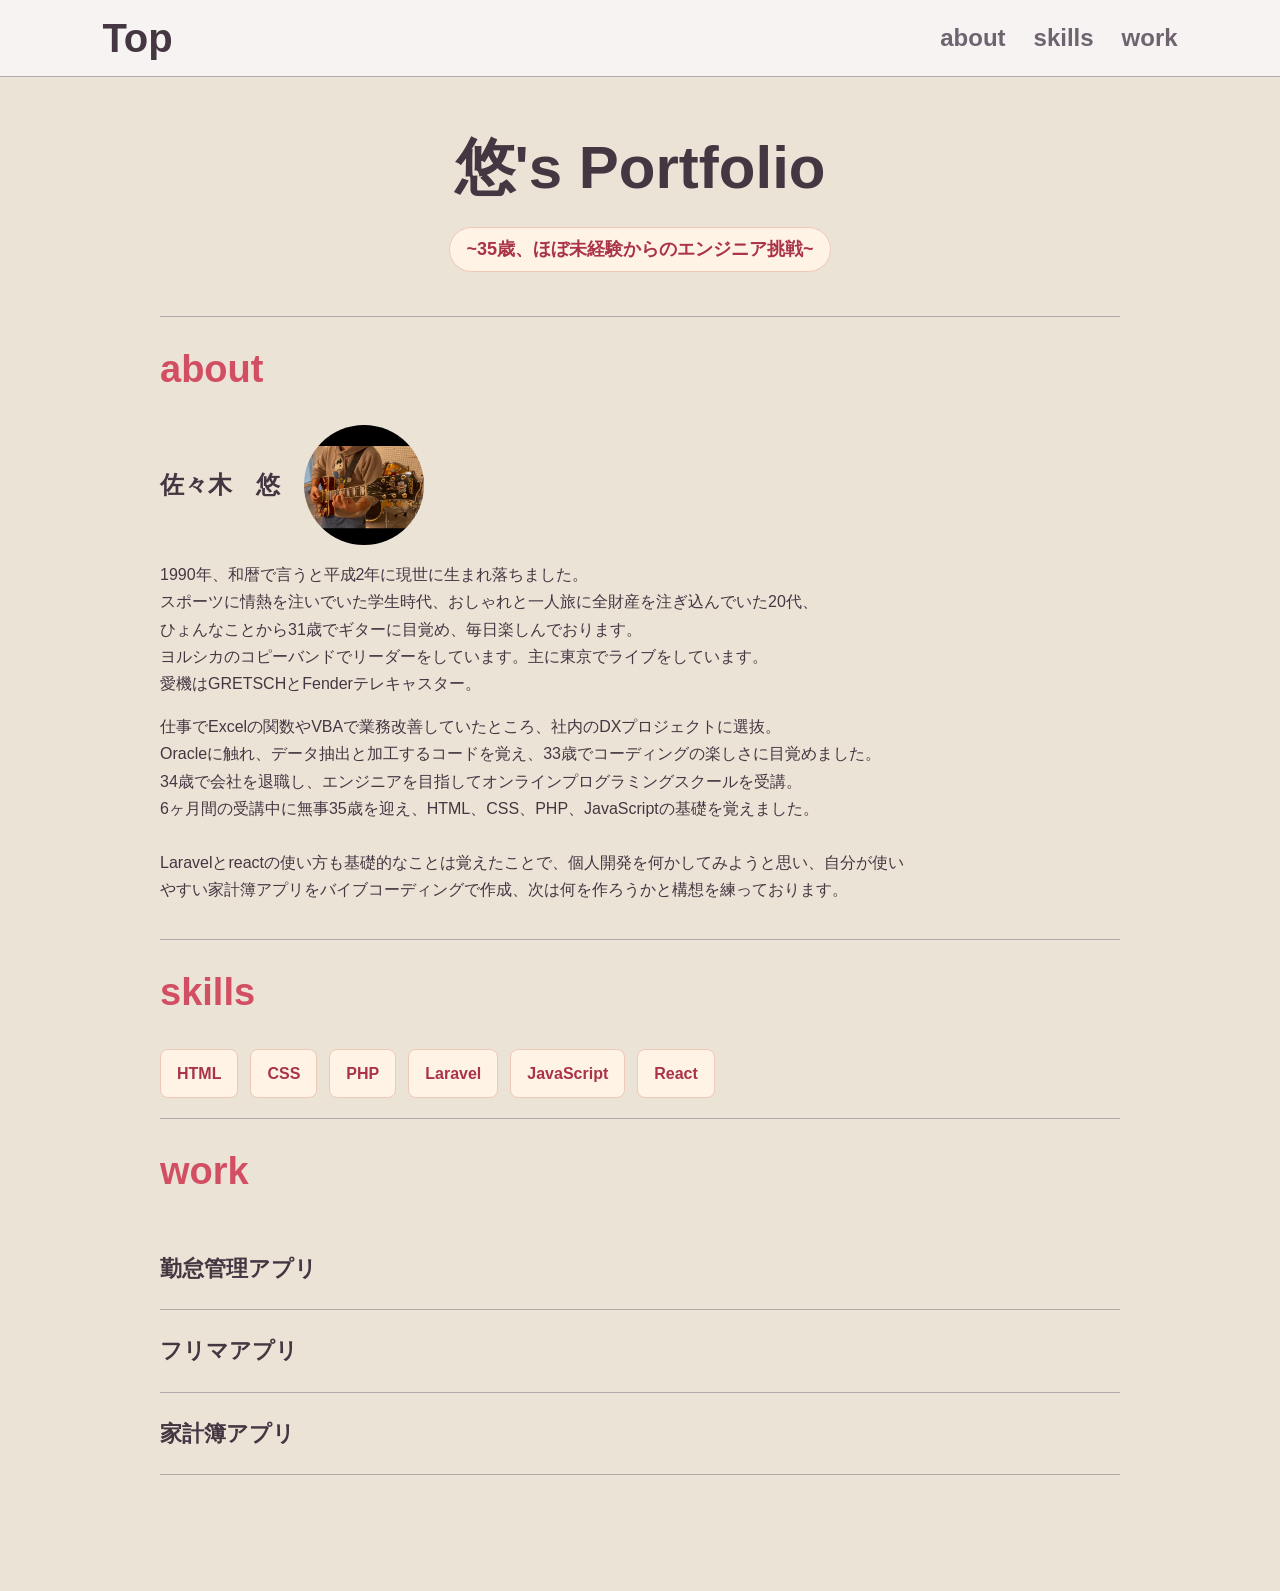
<file: index.html>
<!doctype html>
<html lang="ja">
  <head>
    <meta charset="UTF-8" />
    <meta name="viewport" content="width=device-width, initial-scale=1.0" />
    <title>Portfolio</title>
    <link rel="stylesheet" href="./css/sanitize.css" />
    <link rel="stylesheet" href="./css/common.css" />
    <link rel="stylesheet" href="./css/style.css" />
  </head>
  <body>
    <header class="header">
      <a class="linkHome" href="index.html">Top</a>
      <nav class="headerNav">
        <a class="headerNavLink" href="#about">about</a>
        <a class="headerNavLink" href="#skills">skills</a>
        <a class="headerNavLink" href="#work">work</a>
      </nav>
    </header>

    <main class="main">
      <h1 class="mainTitle">悠's Portfolio</h1>
      <p class="mainText">~35歳、ほぼ未経験からのエンジニア挑戦~</p>
      <section id="about" class="sectionAbout">
        <h2 class="sectionTitle">about</h2>
        <div class="profileBox">
          <p class="nameText">佐々木　悠</p>
          <img
            class="profileImage"
            src="./img/profile.jpeg"
            alt="佐々木 悠のプロフィール画像"
          />
        </div>
        <p class="aboutExplain">
          1990年、和暦で言うと平成2年に現世に生まれ落ちました。<br />
          スポーツに情熱を注いでいた学生時代、おしゃれと一人旅に全財産を注ぎ込んでいた20代、<br />
          ひょんなことから31歳でギターに目覚め、毎日楽しんでおります。<br />
          ヨルシカのコピーバンドでリーダーをしています。主に東京でライブをしています。<br>
          愛機はGRETSCHとFenderテレキャスター。
        </p>
        <p class="aboutExplain">
          仕事でExcelの関数やVBAで業務改善していたところ、社内のDXプロジェクトに選抜。<br>
          Oracleに触れ、データ抽出と加工するコードを覚え、33歳でコーディングの楽しさに目覚めました。<br />
          34歳で会社を退職し、エンジニアを目指してオンラインプログラミングスクールを受講。<br />
          6ヶ月間の受講中に無事35歳を迎え、HTML、CSS、PHP、JavaScriptの基礎を覚えました。<br />
          <br />Laravelとreactの使い方も基礎的なことは覚えたことで、個人開発を何かしてみようと思い、自分が使いやすい家計簿アプリをバイブコーディングで作成、次は何を作ろうかと構想を練っております。
        </p>
      </section>

      <section id="skills" class="sectionSkills">
        <h2 class="sectionTitle">skills</h2>
        <div class="skillsBody">
          <ul class="skillList">
            <li class="skillItem">HTML</li>
            <li class="skillItem">CSS</li>
            <li class="skillItem">PHP</li>
            <li class="skillItem">Laravel</li>
            <li class="skillItem">JavaScript</li>
            <li class="skillItem">React</li>
          </ul>
        </div>
      </section>

      <section id="work" class="sectionWork">
        <h2 class="sectionTitle">work</h2>
        <div class="workItem">
          <a class="workLink" href="attendance.html">
            <h3 class="workTitle">勤怠管理アプリ</h3>
          </a>
        </div>
        <div class="workItem">
          <a class="workLink" href="freamarket.html">
            <h3 class="workTitle">フリマアプリ</h3>
          </a>
        </div>
        <div class="workItem">
          <a class="workLink" href="finance.html">
            <h3 class="workTitle">家計簿アプリ</h3>
          </a>
        </div>
      </section>
    </main>
  </body>
</html>
</file>
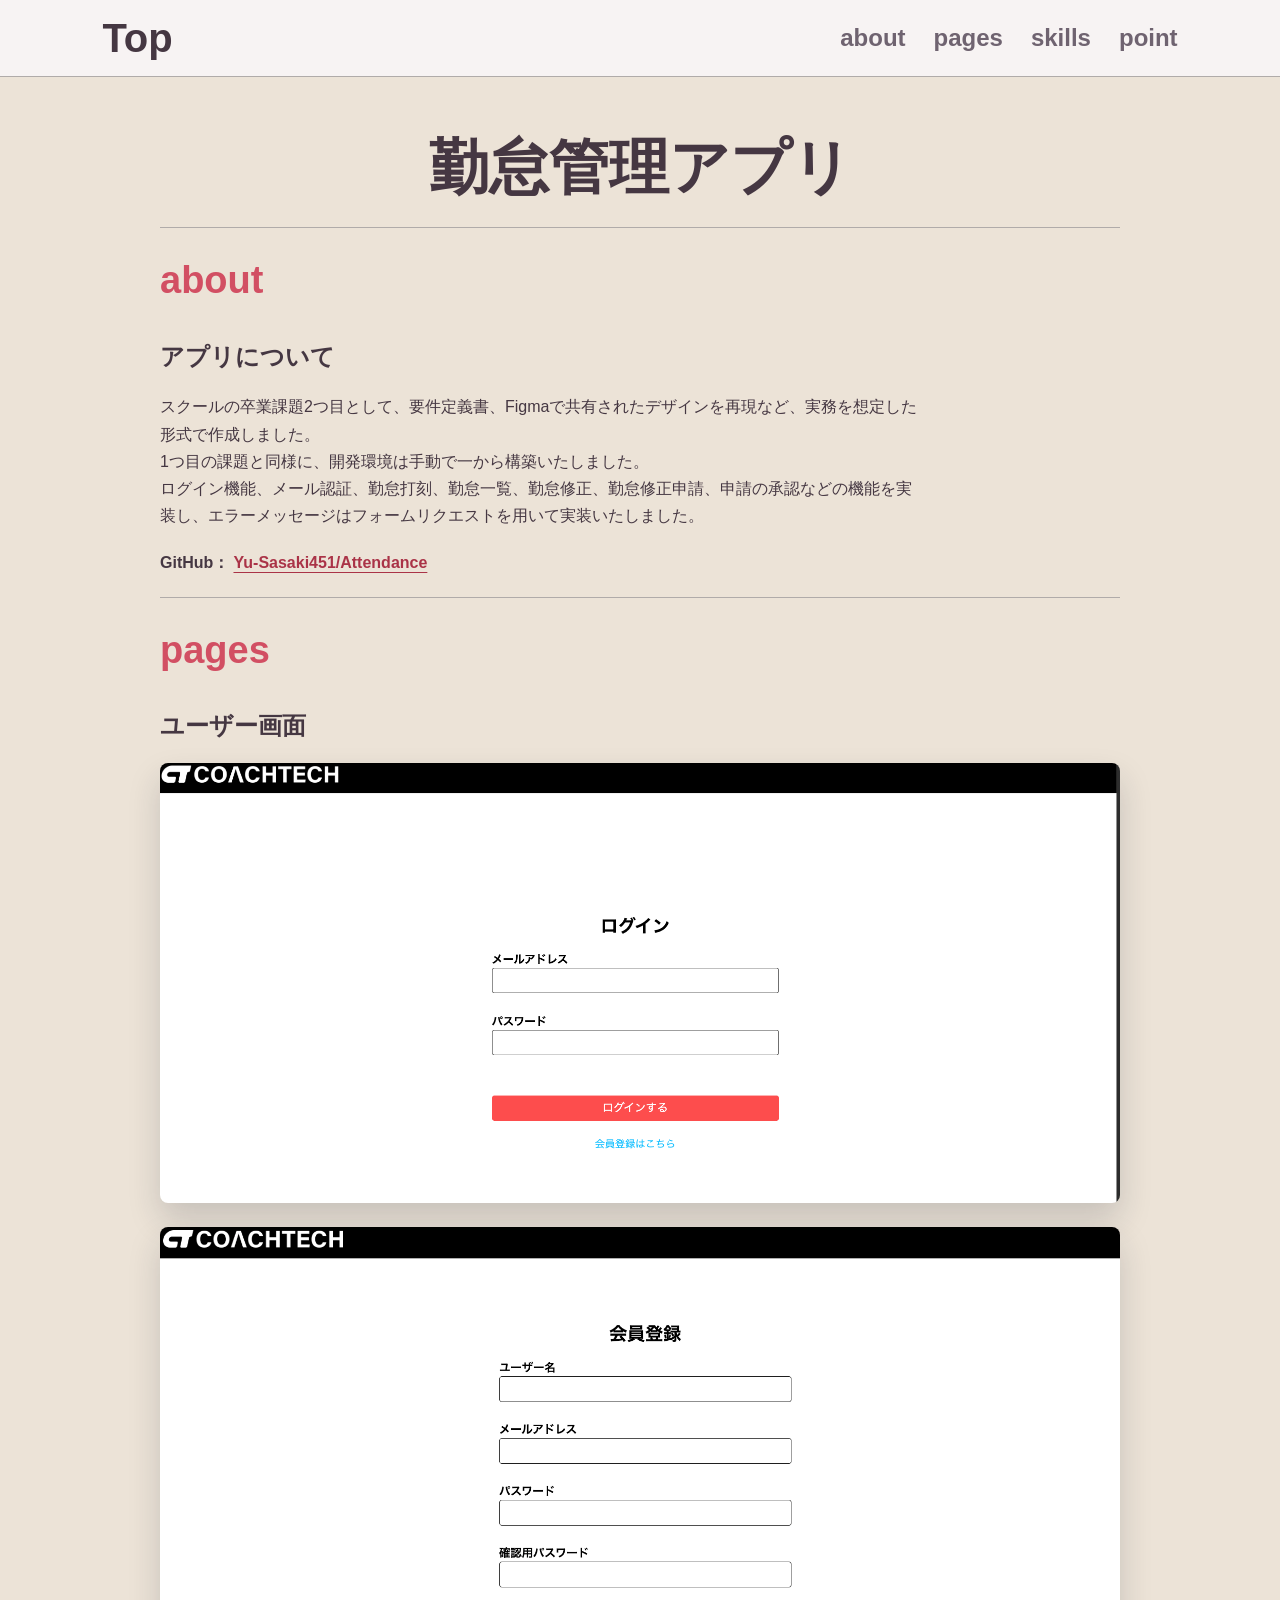
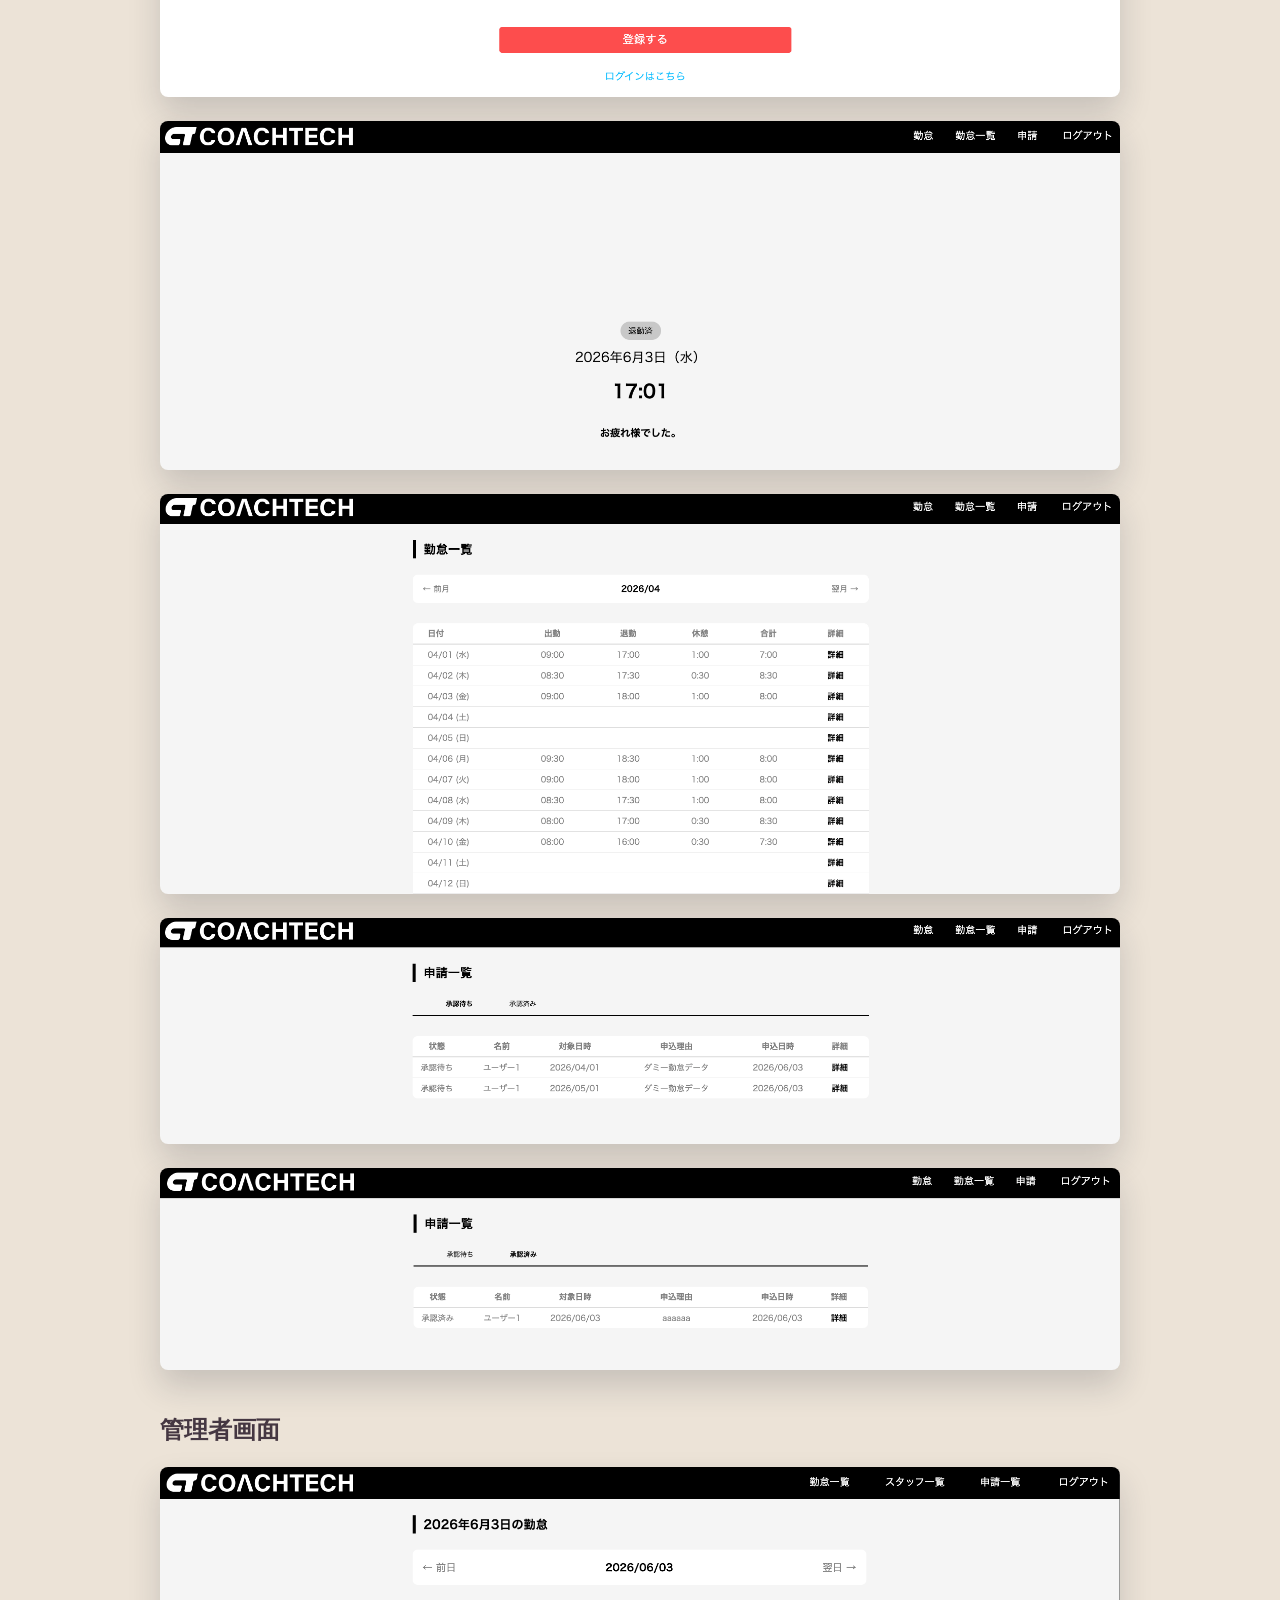
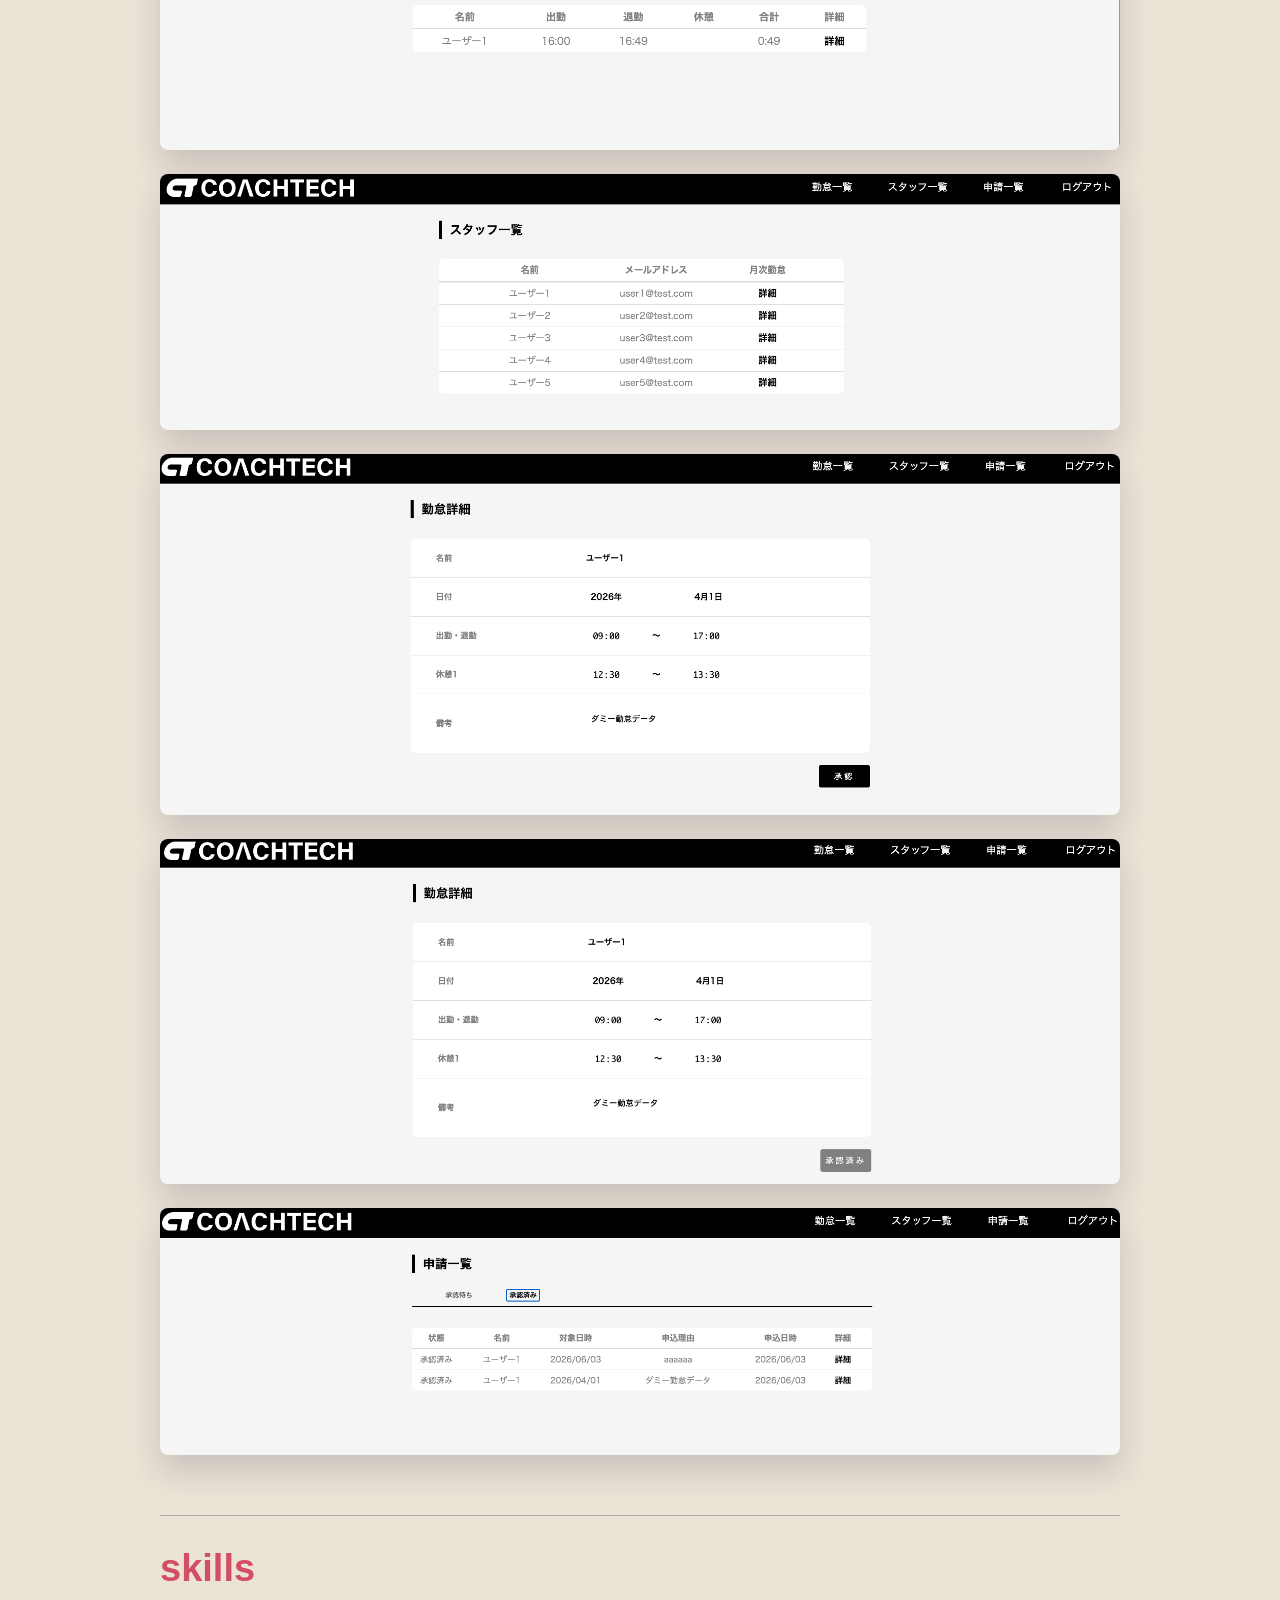
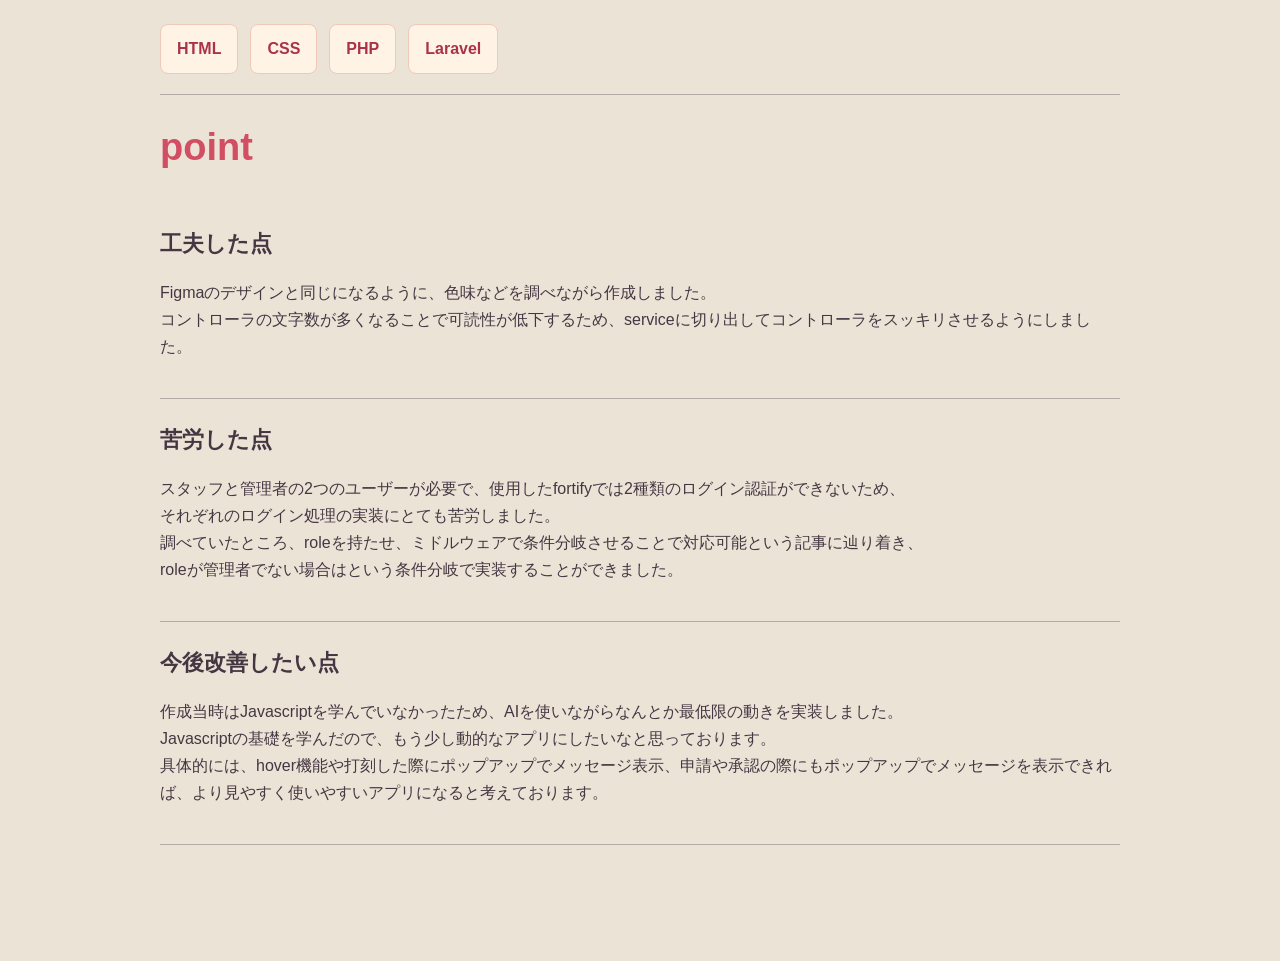
<file: attendance.html>
<!doctype html>
<html lang="ja">
  <head>
    <meta charset="UTF-8" />
    <meta name="viewport" content="width=device-width, initial-scale=1.0" />
    <title>勤怠管理アプリ | Portfolio</title>
    <link rel="stylesheet" href="./css/sanitize.css" />
    <link rel="stylesheet" href="./css/common.css" />
    <link rel="stylesheet" href="./css/style.css" />
  </head>
  <body>
    <header class="header">
      <a class="linkHome" href="index.html">Top</a>
      <nav class="headerNav">
        <a class="headerNavLink" href="#about">about</a>
        <a class="headerNavLink" href="#screenshots">pages</a>
        <a class="headerNavLink" href="#skills">skills</a>
        <a class="headerNavLink" href="#point">point</a>
      </nav>
    </header>

    <main class="main">
      <h1 class="mainTitle">勤怠管理アプリ</h1>

      <section id="about" class="sectionAbout">
        <h2 class="sectionTitle">about</h2>
        <p class="nameText">アプリについて</p>
        <p class="aboutExplain">
          スクールの卒業課題2つ目として、要件定義書、Figmaで共有されたデザインを再現など、実務を想定した形式で作成しました。<br />
          1つ目の課題と同様に、開発環境は手動で一から構築いたしました。<br>
          ログイン機能、メール認証、勤怠打刻、勤怠一覧、勤怠修正、勤怠修正申請、申請の承認などの機能を実装し、エラーメッセージはフォームリクエストを用いて実装いたしました。
        </p>
        <p class="githubText">
          GitHub：
          <a
            class="githubLink"
            href="https://github.com/Yu-Sasaki451/Attendance"
            target="_blank"
            rel="noopener noreferrer"
          >
            Yu-Sasaki451/Attendance
          </a>
        </p>
      </section>

      <section id="screenshots" class="sectionScreenshots">
        <h2 class="sectionTitle">pages</h2>
        <div class="appScreenshotGroup">
          <h3 class="screenshotTitle">ユーザー画面</h3>
          <div class="appScreenshotList">
            <img
              class="appScreenshot"
              src="./img/attendance/ログイン.png"
              alt="ログイン画面"
            />
            <img
              class="appScreenshot"
              src="./img/attendance/会員登録.png"
              alt="会員登録画面"
            />
            <img
              class="appScreenshot"
              src="./img/attendance/ユーザー打刻.png"
              alt="勤怠管理アプリのユーザー打刻画面"
            />
            <img
              class="appScreenshot"
              src="./img/attendance/ユーザー勤怠一覧.png"
              alt="勤怠管理アプリのユーザー勤怠一覧画面"
            />
            <img
              class="appScreenshot"
              src="./img/attendance/ユーザー申請一覧.png"
              alt="勤怠管理アプリのユーザー申請一覧画面"
            />
            <img
              class="appScreenshot"
              src="./img/attendance/ユーザー承認一覧.png"
              alt="勤怠管理アプリのユーザー承認一覧画面"
            />
          </div>
        </div>

        <div class="appScreenshotGroup">
          <h3 class="screenshotTitle">管理者画面</h3>
          <div class="appScreenshotList">
            <img
              class="appScreenshot"
              src="./img/attendance/管理者勤怠一覧.png"
              alt="勤怠管理アプリの管理者勤怠一覧画面"
            />
            <img
              class="appScreenshot"
              src="./img/attendance/管理者スタッフ一覧.png"
              alt="勤怠管理アプリの管理者スタッフ一覧画面"
            />
            <img
              class="appScreenshot"
              src="./img/attendance/管理者修正承認.png"
              alt="勤怠管理アプリの管理者修正承認画面"
            />
            <img
              class="appScreenshot"
              src="./img/attendance/管理者承認済み.png"
              alt="勤怠管理アプリの管理者承認済み画面"
            />
            <img
              class="appScreenshot"
              src="./img/attendance/管理者承認済み一覧.png"
              alt="勤怠管理アプリの管理者承認済み一覧画面"
            />
          </div>
        </div>
      </section>

      <section id="skills" class="sectionSkills">
        <h2 class="sectionTitle">skills</h2>
        <div class="skillsBody">
          <ul class="skillList">
            <li class="skillItem">HTML</li>
            <li class="skillItem">CSS</li>
            <li class="skillItem">PHP</li>
            <li class="skillItem">Laravel</li>
          </ul>
        </div>
      </section>

      <section id="point" class="sectionWork">
        <h2 class="sectionTitle">point</h2>
        <div class="workItem">
          <h3 class="workTitle">工夫した点</h3>
          <p>
            Figmaのデザインと同じになるように、色味などを調べながら作成しました。<br />
            コントローラの文字数が多くなることで可読性が低下するため、serviceに切り出してコントローラをスッキリさせるようにしました。
          </p>
        </div>
        <div class="workItem">
          <h3 class="workTitle">苦労した点</h3>
          <p>
            スタッフと管理者の2つのユーザーが必要で、使用したfortifyでは2種類のログイン認証ができないため、<br />
            それぞれのログイン処理の実装にとても苦労しました。<br />
            調べていたところ、roleを持たせ、ミドルウェアで条件分岐させることで対応可能という記事に辿り着き、<br />
            roleが管理者でない場合はという条件分岐で実装することができました。
          </p>
        </div>
        <div class="workItem">
          <h3 class="workTitle">今後改善したい点</h3>
          <p>
            作成当時はJavascriptを学んでいなかったため、AIを使いながらなんとか最低限の動きを実装しました。<br />
            Javascriptの基礎を学んだので、もう少し動的なアプリにしたいなと思っております。<br />
            具体的には、hover機能や打刻した際にポップアップでメッセージ表示、申請や承認の際にもポップアップでメッセージを表示できれば、より見やすく使いやすいアプリになると考えております。
          </p>
        </div>
      </section>
    </main>
  </body>
</html>
</file>
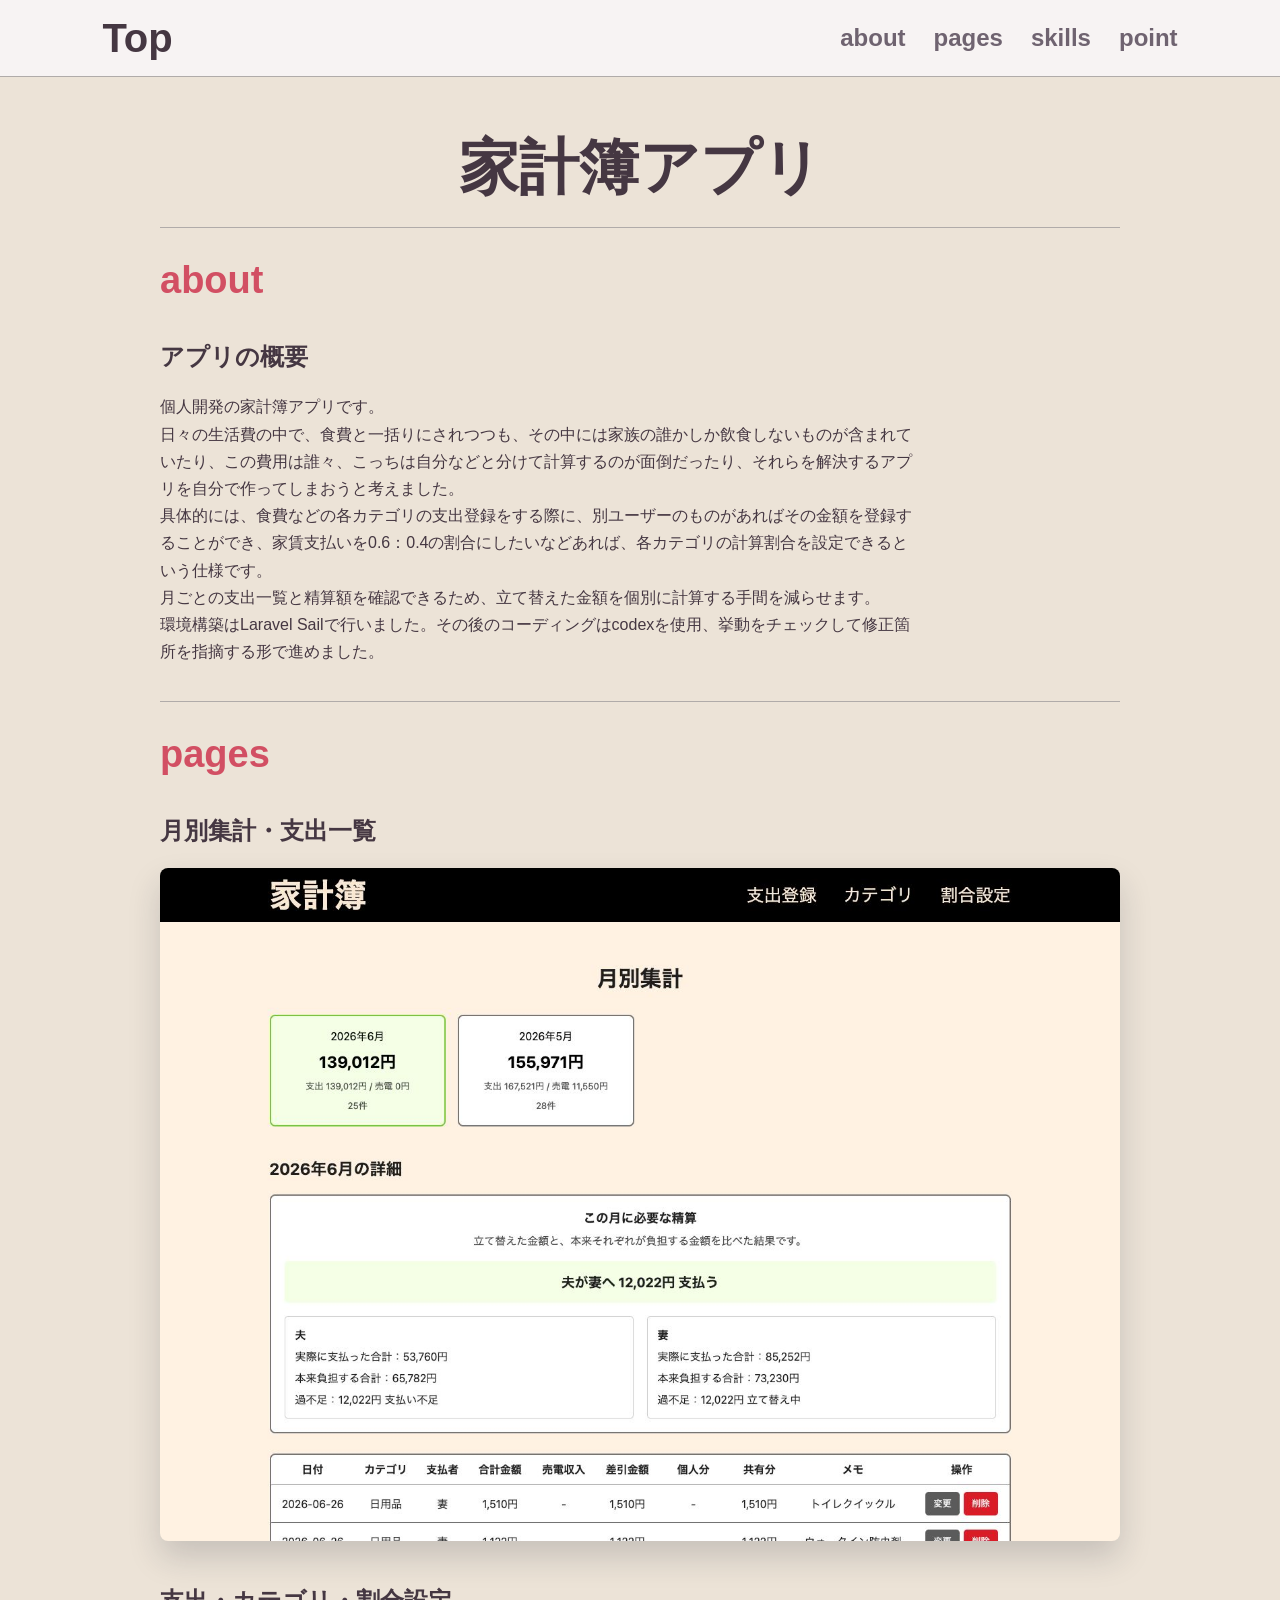
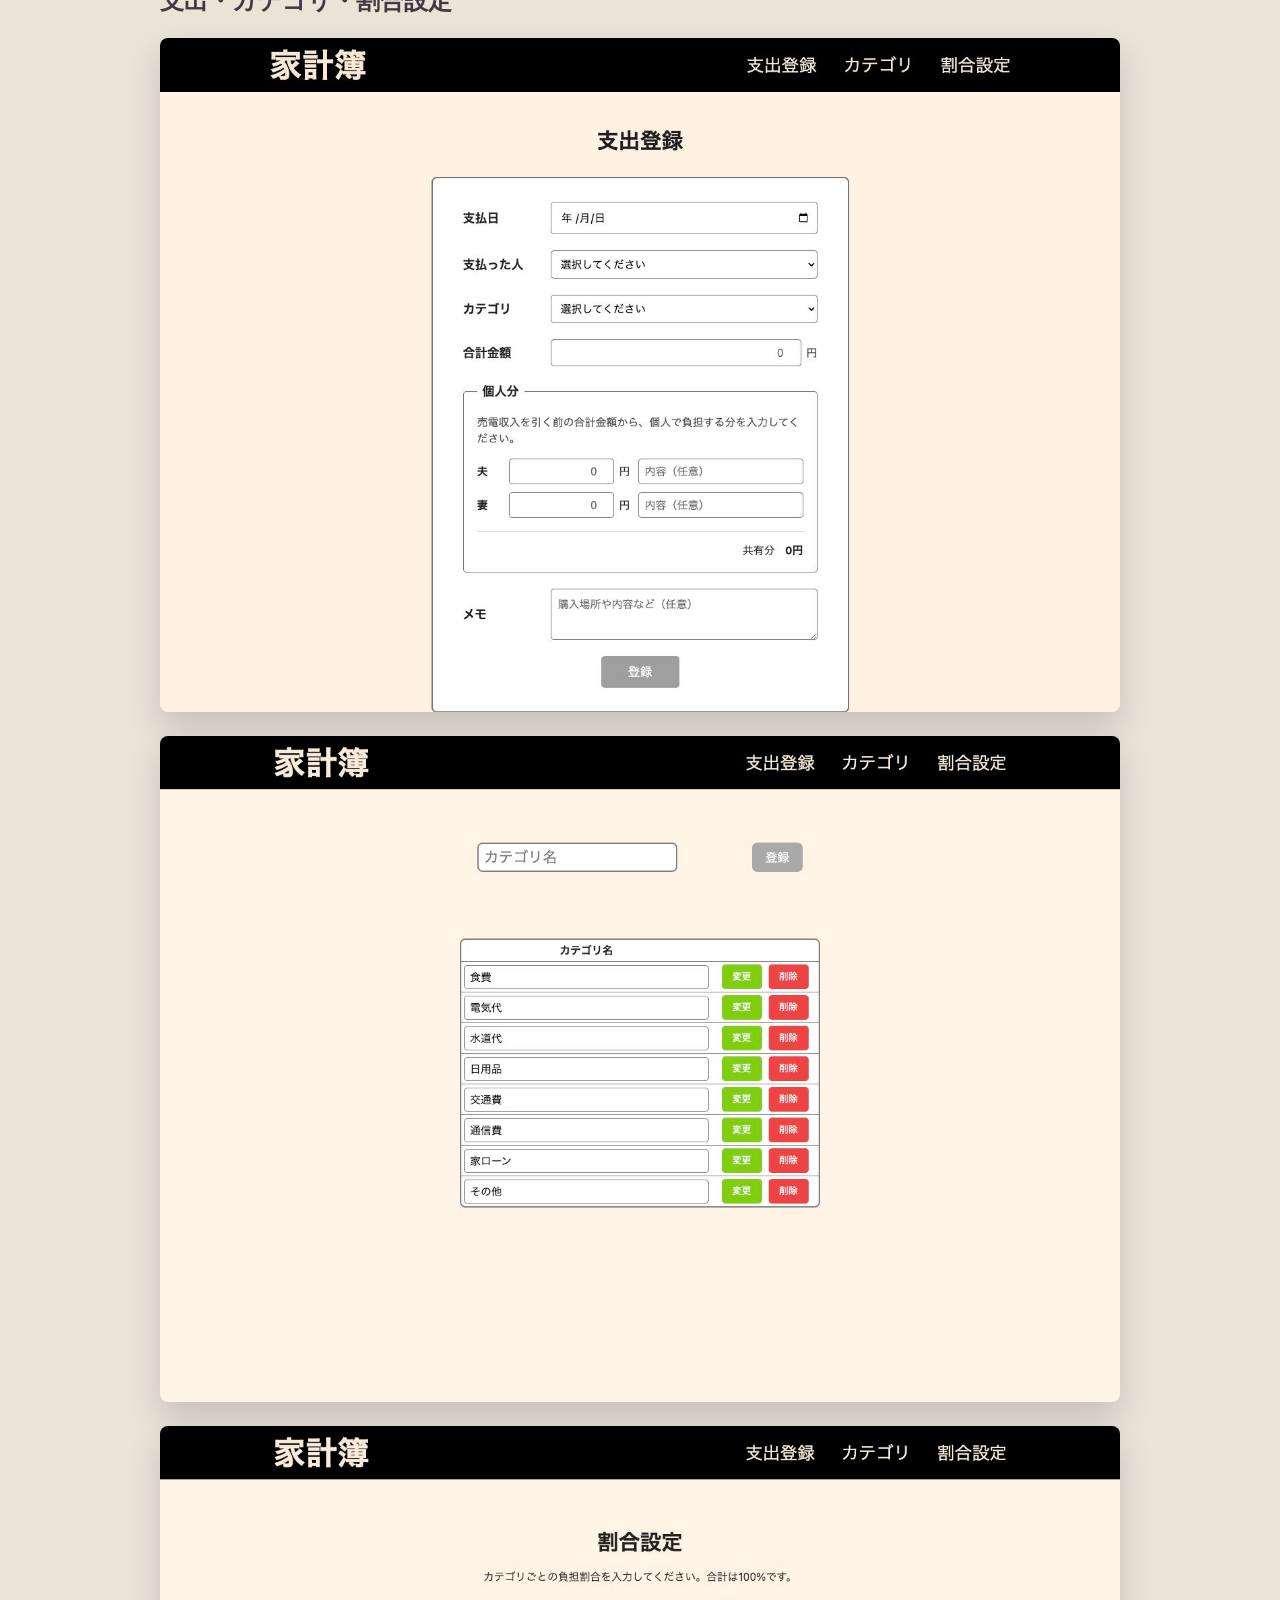
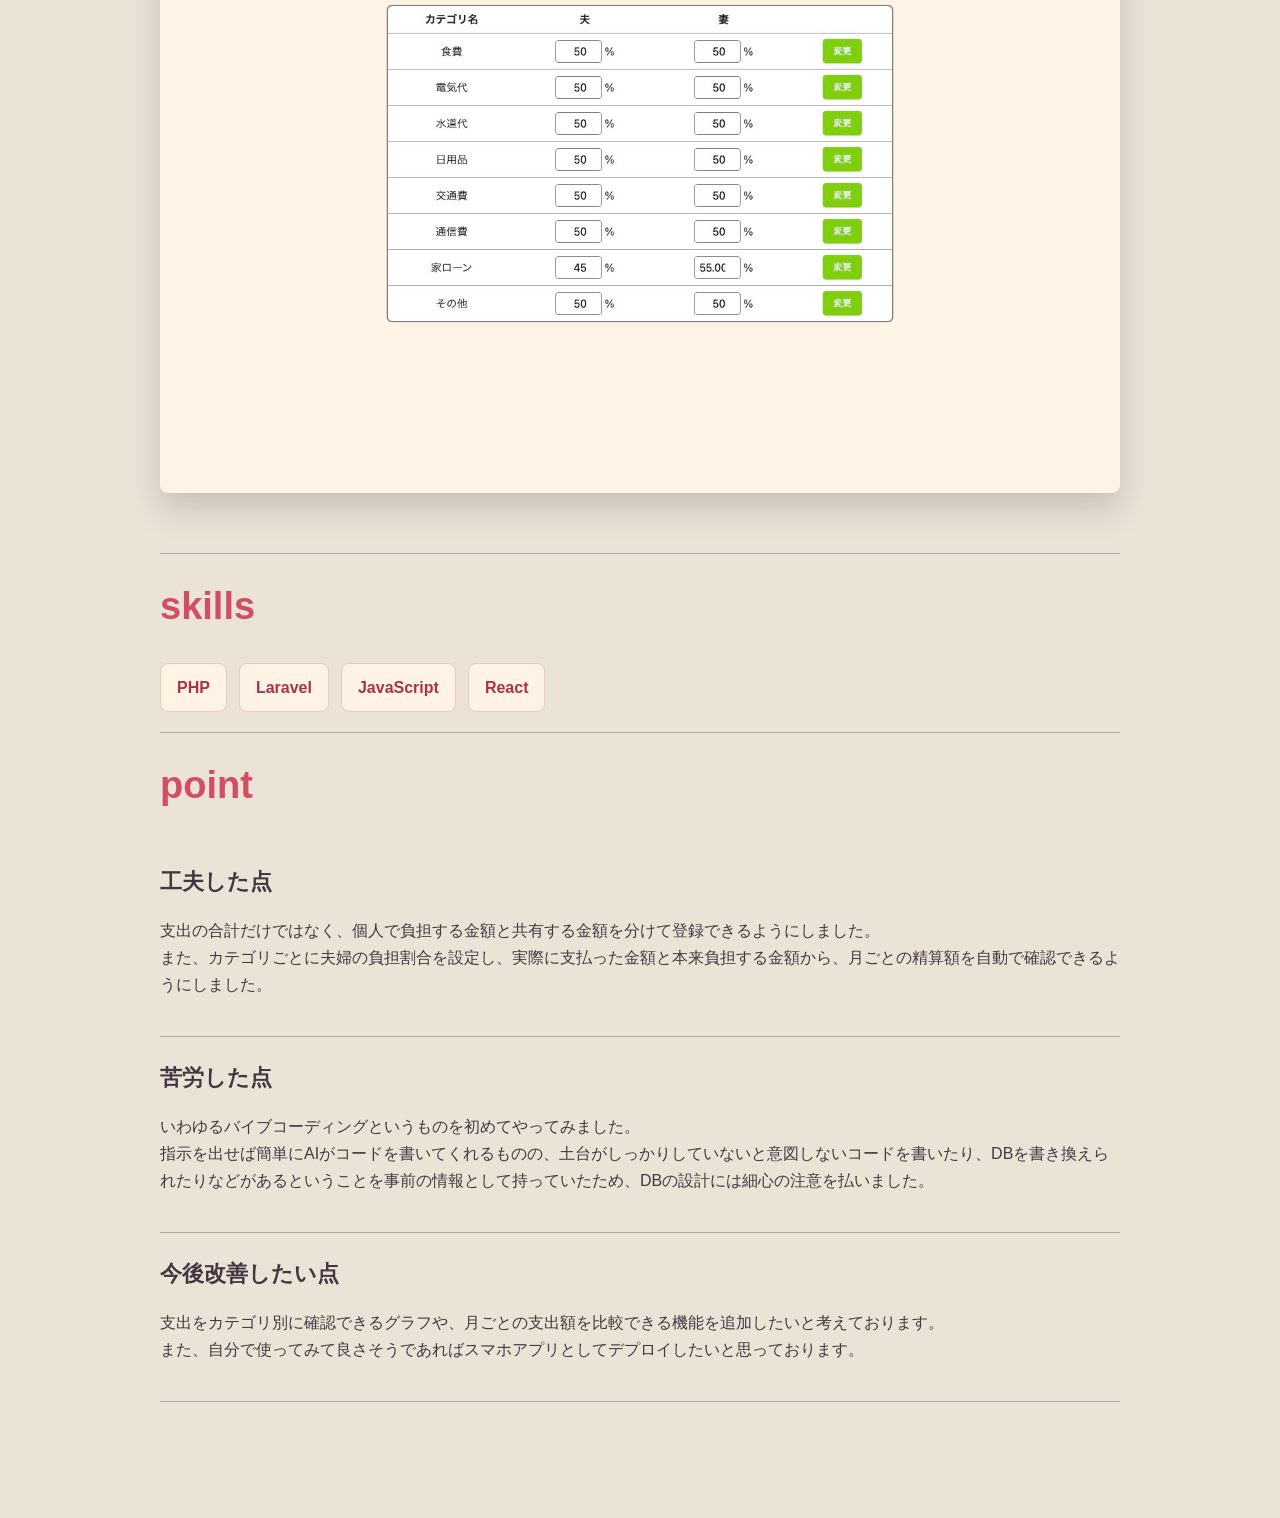
<file: finance.html>
<!doctype html>
<html lang="ja">
  <head>
    <meta charset="UTF-8" />
    <meta name="viewport" content="width=device-width, initial-scale=1.0" />
    <title>家計簿アプリ | Portfolio</title>
    <link rel="stylesheet" href="./css/sanitize.css" />
    <link rel="stylesheet" href="./css/common.css" />
    <link rel="stylesheet" href="./css/style.css" />
  </head>
  <body>
    <header class="header">
      <a class="linkHome" href="index.html">Top</a>
      <nav class="headerNav">
        <a class="headerNavLink" href="#about">about</a>
        <a class="headerNavLink" href="#screenshots">pages</a>
        <a class="headerNavLink" href="#skills">skills</a>
        <a class="headerNavLink" href="#point">point</a>
      </nav>
    </header>

    <main class="main">
      <h1 class="mainTitle">家計簿アプリ</h1>

      <section id="about" class="sectionAbout">
        <h2 class="sectionTitle">about</h2>
        <p class="nameText">アプリの概要</p>
        <p class="aboutExplain">
          個人開発の家計簿アプリです。<br />
          日々の生活費の中で、食費と一括りにされつつも、その中には家族の誰かしか飲食しないものが含まれていたり、この費用は誰々、こっちは自分などと分けて計算するのが面倒だったり、それらを解決するアプリを自分で作ってしまおうと考えました。<br />
          具体的には、食費などの各カテゴリの支出登録をする際に、別ユーザーのものがあればその金額を登録することができ、家賃支払いを0.6：0.4の割合にしたいなどあれば、各カテゴリの計算割合を設定できるという仕様です。<br />
          月ごとの支出一覧と精算額を確認できるため、立て替えた金額を個別に計算する手間を減らせます。<br />
          環境構築はLaravel
          Sailで行いました。その後のコーディングはcodexを使用、挙動をチェックして修正箇所を指摘する形で進めました。
        </p>
      </section>

      <section id="screenshots" class="sectionScreenshots">
        <h2 class="sectionTitle">pages</h2>
        <div class="appScreenshotGroup">
          <h3 class="screenshotTitle">月別集計・支出一覧</h3>
          <div class="appScreenshotList">
            <img
              class="appScreenshot"
              src="./img/family-finance/family-finance-01-monthly-settlement.jpg"
              alt="家計簿アプリの月別集計と精算額画面"
            />
          </div>
        </div>

        <div class="appScreenshotGroup">
          <h3 class="screenshotTitle">支出・カテゴリ・割合設定</h3>
          <div class="appScreenshotList">
            <img
              class="appScreenshot"
              src="./img/family-finance/family-finance-02-expense-form.jpg"
              alt="家計簿アプリの支出登録画面"
            />
            <img
              class="appScreenshot"
              src="./img/family-finance/family-finance-03-categories.jpg"
              alt="家計簿アプリのカテゴリ管理画面"
            />
            <img
              class="appScreenshot"
              src="./img/family-finance/family-finance-04-ratios.jpg"
              alt="家計簿アプリの負担割合設定画面"
            />
          </div>
        </div>
      </section>

      <section id="skills" class="sectionSkills">
        <h2 class="sectionTitle">skills</h2>
        <div class="skillsBody">
          <ul class="skillList">
            <li class="skillItem">PHP</li>
            <li class="skillItem">Laravel</li>
            <li class="skillItem">JavaScript</li>
            <li class="skillItem">React</li>
          </ul>
        </div>
      </section>

      <section id="point" class="sectionWork">
        <h2 class="sectionTitle">point</h2>
        <div class="workItem">
          <h3 class="workTitle">工夫した点</h3>
          <p>
            支出の合計だけではなく、個人で負担する金額と共有する金額を分けて登録できるようにしました。<br />
            また、カテゴリごとに夫婦の負担割合を設定し、実際に支払った金額と本来負担する金額から、月ごとの精算額を自動で確認できるようにしました。
          </p>
        </div>
        <div class="workItem">
          <h3 class="workTitle">苦労した点</h3>
          <p>
            いわゆるバイブコーディングというものを初めてやってみました。<br />
            指示を出せば簡単にAIがコードを書いてくれるものの、土台がしっかりしていないと意図しないコードを書いたり、DBを書き換えられたりなどがあるということを事前の情報として持っていたため、DBの設計には細心の注意を払いました。
          </p>
        </div>
        <div class="workItem">
          <h3 class="workTitle">今後改善したい点</h3>
          <p>
            支出をカテゴリ別に確認できるグラフや、月ごとの支出額を比較できる機能を追加したいと考えております。<br />
            また、自分で使ってみて良さそうであればスマホアプリとしてデプロイしたいと思っております。
          </p>
        </div>
      </section>
    </main>
  </body>
</html>
</file>
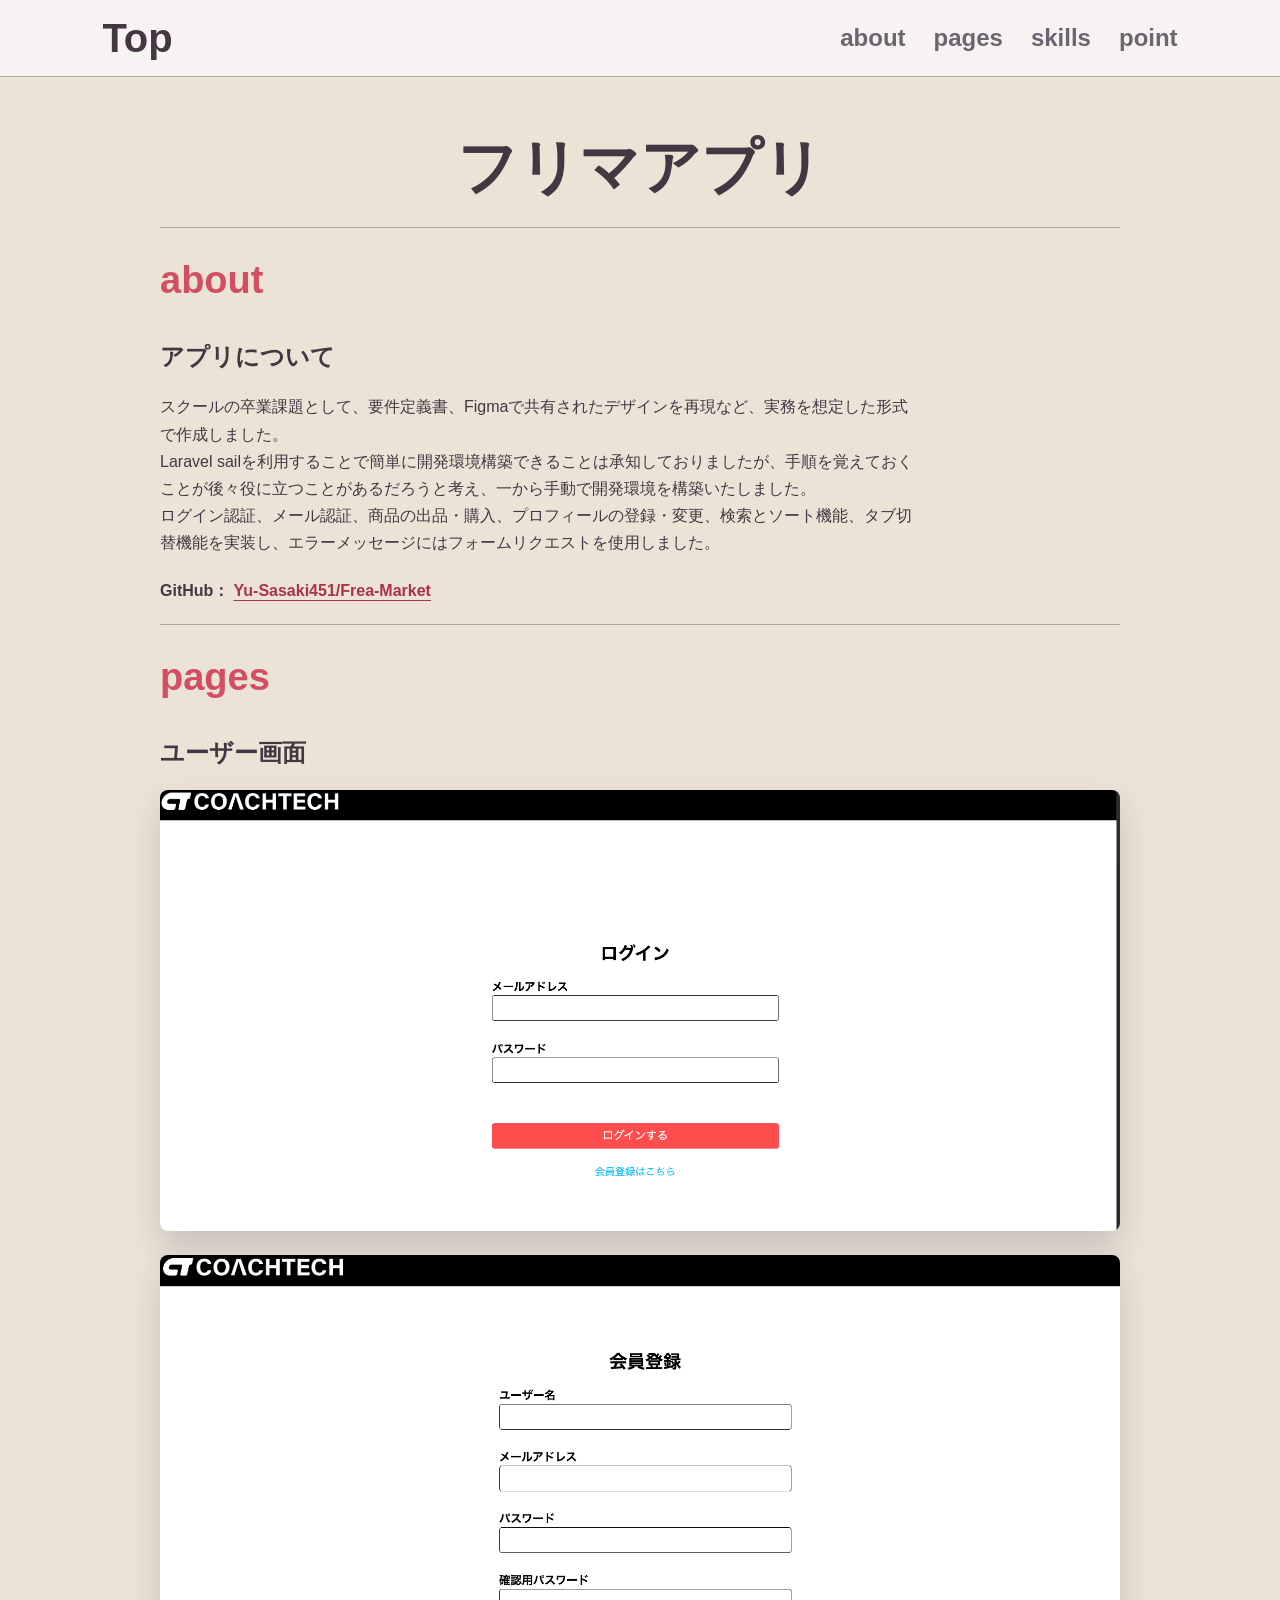
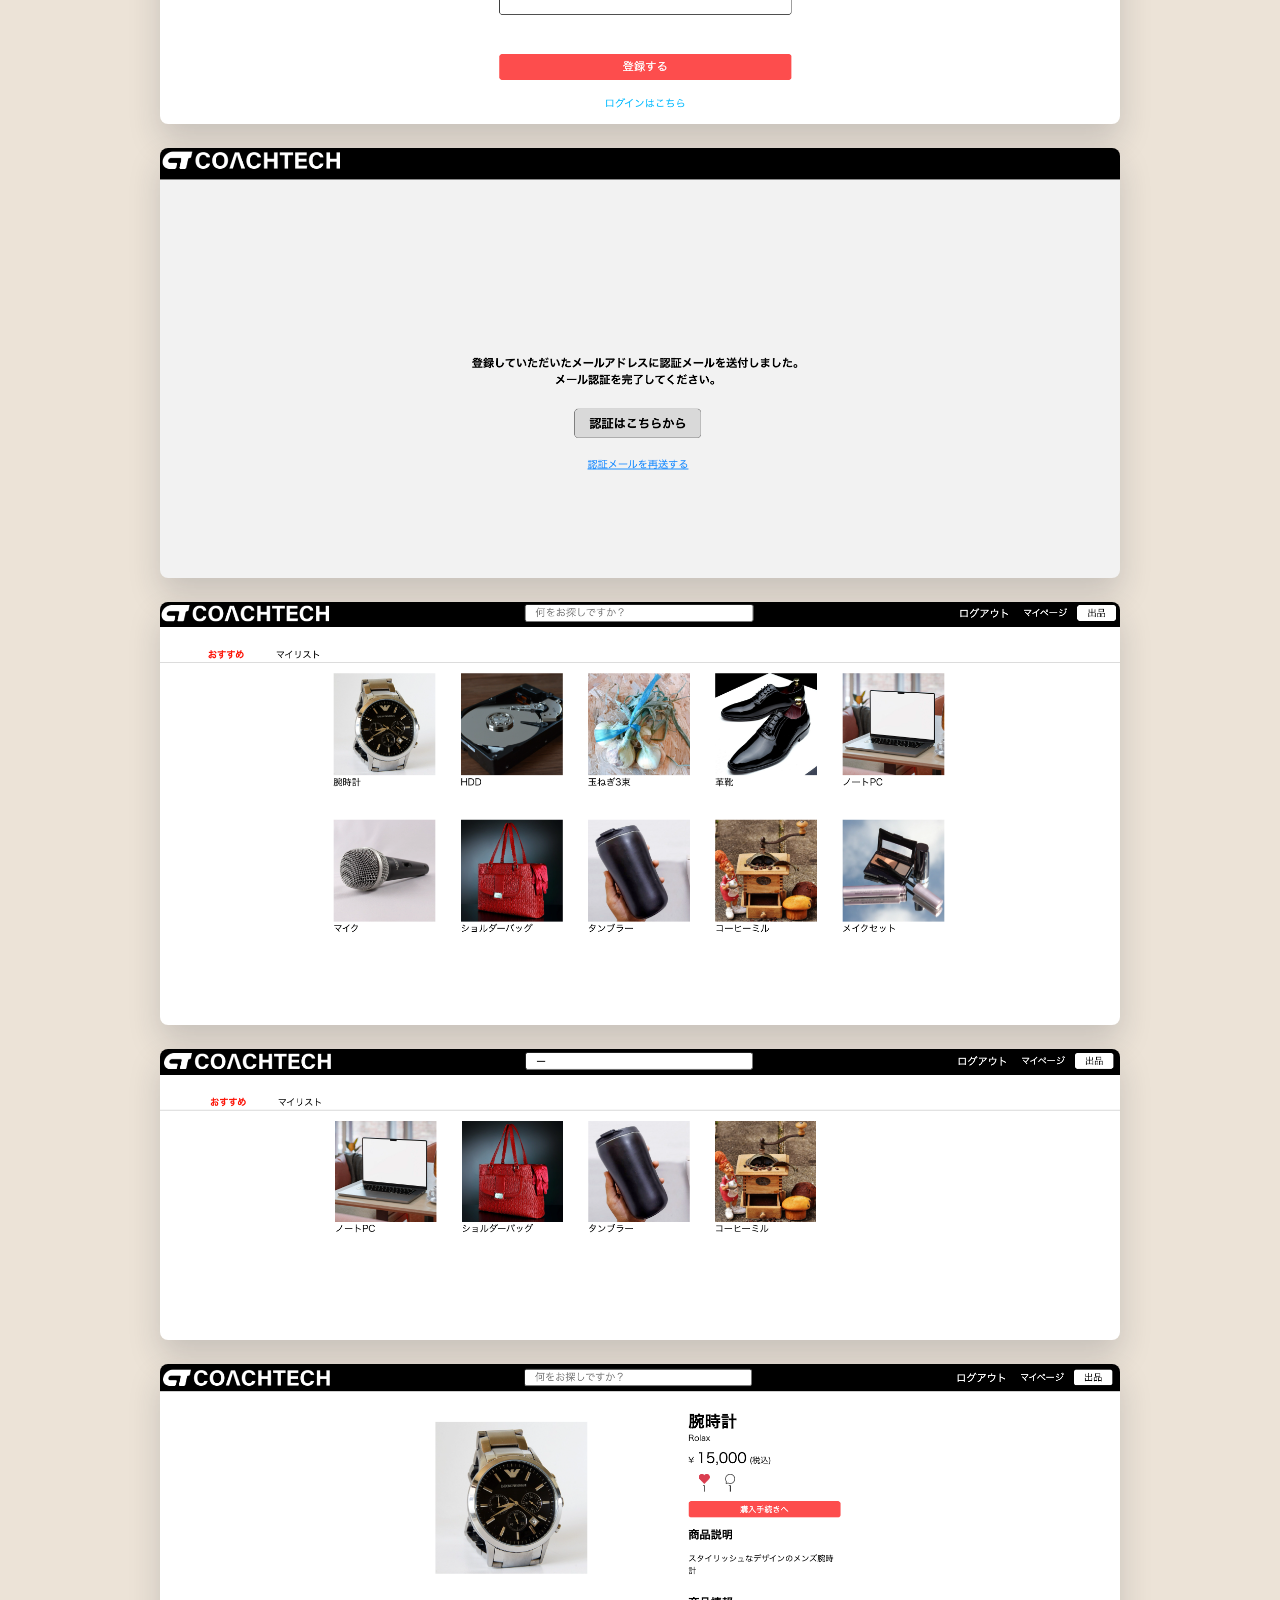
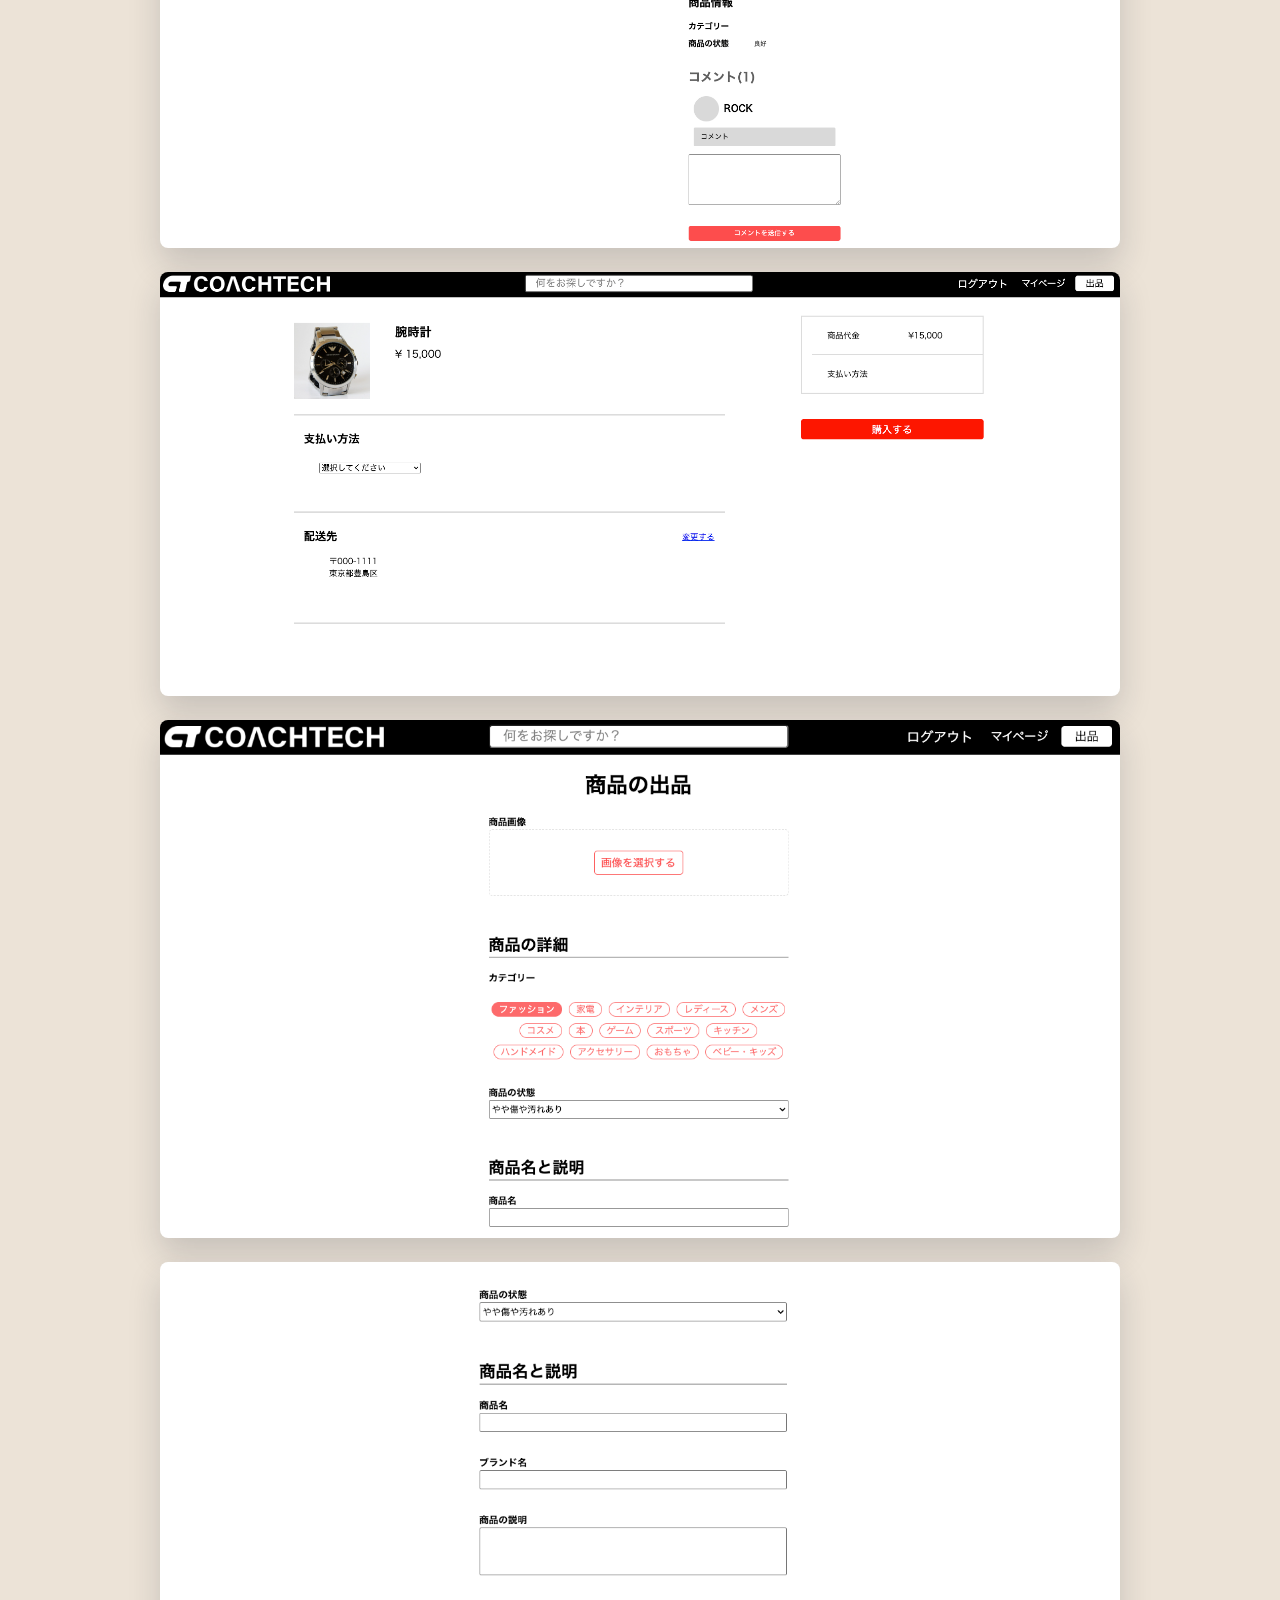
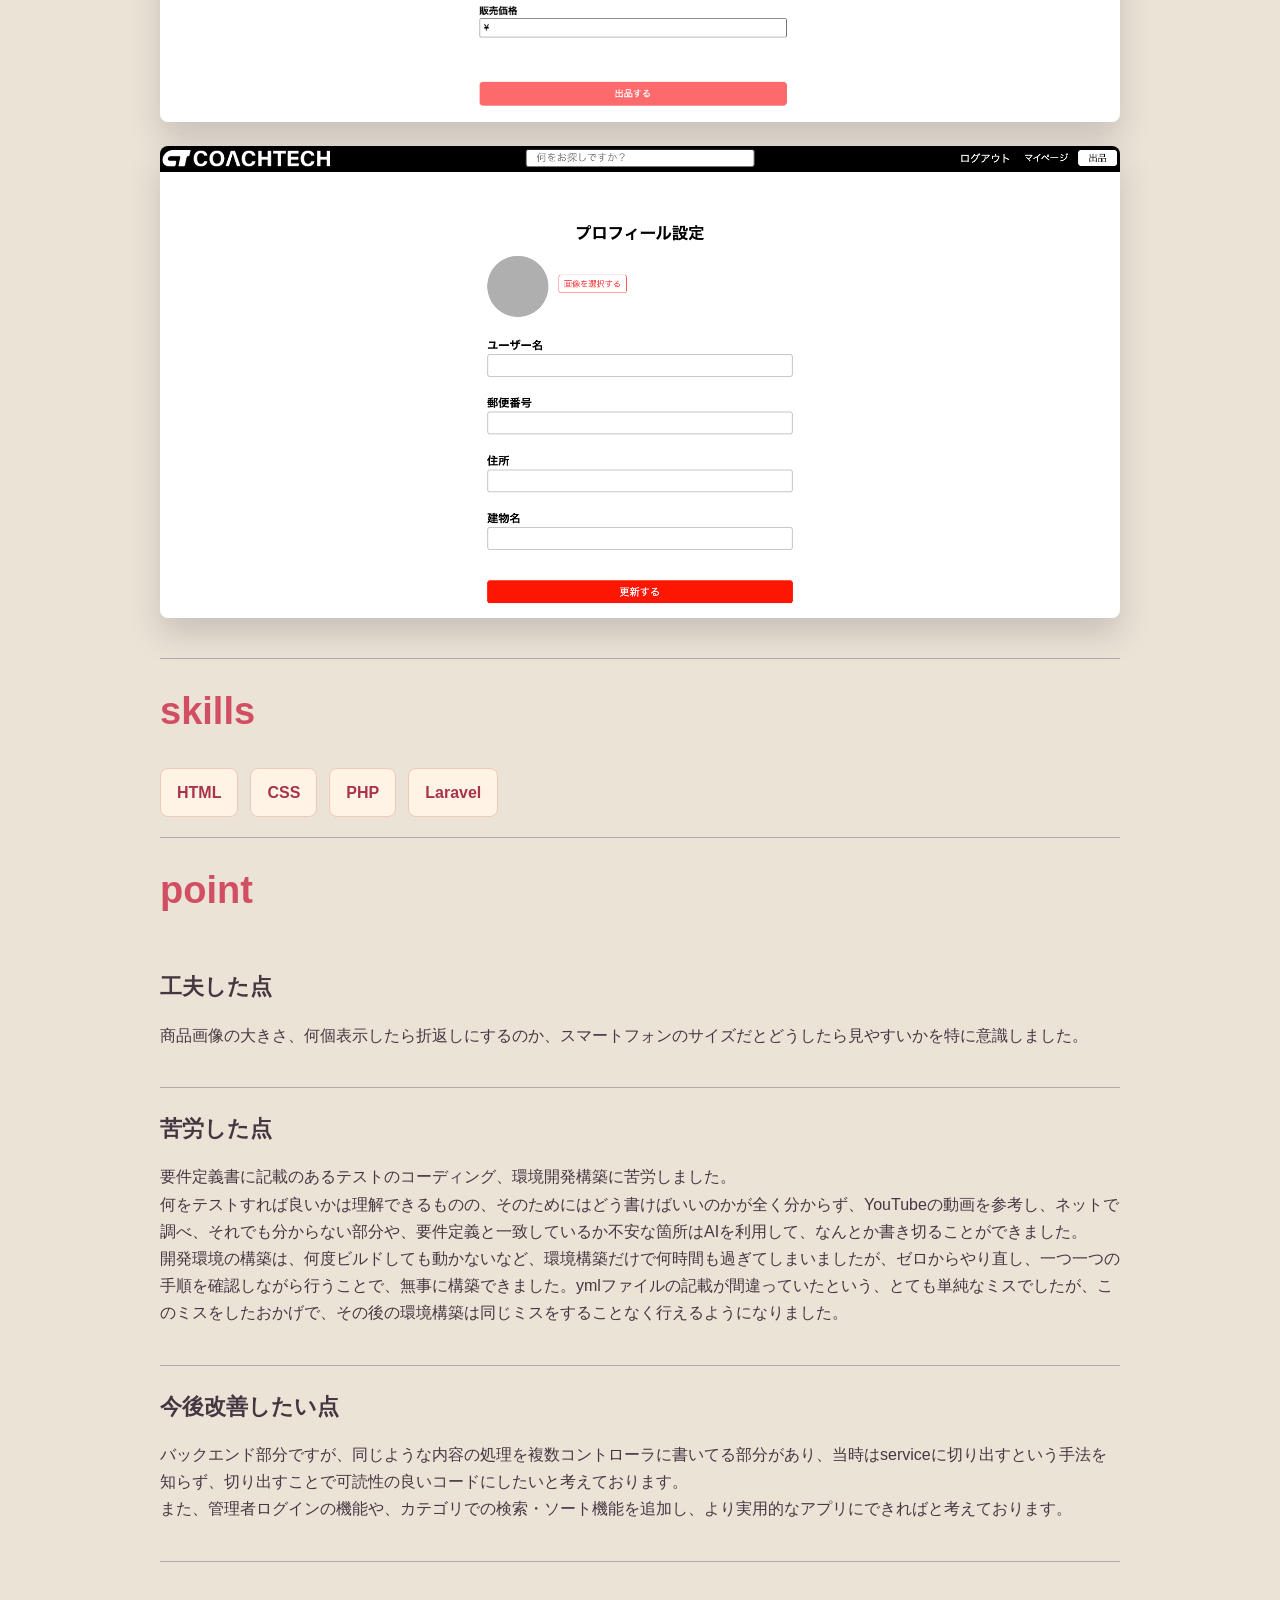
<file: freamarket.html>
<!doctype html>
<html lang="ja">
  <head>
    <meta charset="UTF-8" />
    <meta name="viewport" content="width=device-width, initial-scale=1.0" />
    <title>フリマアプリ | Portfolio</title>
    <link rel="stylesheet" href="./css/sanitize.css" />
    <link rel="stylesheet" href="./css/common.css" />
    <link rel="stylesheet" href="./css/style.css" />
  </head>
  <body>
    <header class="header">
      <a class="linkHome" href="index.html">Top</a>
      <nav class="headerNav">
        <a class="headerNavLink" href="#about">about</a>
        <a class="headerNavLink" href="#screenshots">pages</a>
        <a class="headerNavLink" href="#skills">skills</a>
        <a class="headerNavLink" href="#point">point</a>
      </nav>
    </header>

    <main class="main">
      <h1 class="mainTitle">フリマアプリ</h1>

      <section id="about" class="sectionAbout">
        <h2 class="sectionTitle">about</h2>
        <p class="nameText">アプリについて</p>
        <p class="aboutExplain">
          スクールの卒業課題として、要件定義書、Figmaで共有されたデザインを再現など、実務を想定した形式で作成しました。<br />
          Laravel sailを利用することで簡単に開発環境構築できることは承知しておりましたが、手順を覚えておくことが後々役に立つことがあるだろうと考え、一から手動で開発環境を構築いたしました。<br>
          ログイン認証、メール認証、商品の出品・購入、プロフィールの登録・変更、検索とソート機能、タブ切替機能を実装し、エラーメッセージにはフォームリクエストを使用しました。
        </p>
        <p class="githubText">
          GitHub：
          <a
            class="githubLink"
            href="https://github.com/Yu-Sasaki451/Frea-Market"
            target="_blank"
            rel="noopener noreferrer"
          >
            Yu-Sasaki451/Frea-Market
          </a>
        </p>
      </section>

      <section id="screenshots" class="sectionScreenshots">
        <h2 class="sectionTitle">pages</h2>
        <div class="appScreenshotGroup">
          <h3 class="screenshotTitle">ユーザー画面</h3>
          <div class="appScreenshotList">
            <img
              class="appScreenshot"
              src="./img/freamarket/ログイン.png"
              alt="ログイン画面"
            />
            <img
              class="appScreenshot"
              src="./img/freamarket/会員登録.png"
              alt="会員登録画面"
            />
            <img
              class="appScreenshot"
              src="./img/freamarket/メール認証.png"
              alt="メール認証画面"
            />
            <img
              class="appScreenshot"
              src="./img/freamarket/商品一覧.png"
              alt="商品一覧画面"
            />
            <img
            class="appScreenshot"
            src="./img/freamarket/検索.png"
            alt="検索機能"
            />
            <img
              class="appScreenshot"
              src="./img/freamarket/商品詳細.png"
              alt="商品詳細画面"
            />
            <img
              class="appScreenshot"
              src="./img/freamarket/購入.png"
              alt="商品購入画面"
            />
            <img
             class="appScreenshot"
             src="./img/freamarket/出品1.png"
             alt="商品出品画面1"
             />
            <img
            class="appScreenshot"
            src="./img/freamarket/出品2.png"
            alt="商品出品画面2"
            />
            <img
            class="appScreenshot"
            src="./img/freamarket/プロフィール設定.png"
            alt="プロフィール設定画面"
            />
          </div>
        </div>

      <section id="skills" class="sectionSkills">
        <h2 class="sectionTitle">skills</h2>
        <div class="skillsBody">
          <ul class="skillList">
            <li class="skillItem">HTML</li>
            <li class="skillItem">CSS</li>
            <li class="skillItem">PHP</li>
            <li class="skillItem">Laravel</li>
          </ul>
        </div>
      </section>

      <section id="point" class="sectionWork">
        <h2 class="sectionTitle">point</h2>
        <div class="workItem">
          <h3 class="workTitle">工夫した点</h3>
          <p>商品画像の大きさ、何個表示したら折返しにするのか、スマートフォンのサイズだとどうしたら見やすいかを特に意識しました。</p>
        </div>
        <div class="workItem">
          <h3 class="workTitle">苦労した点</h3>
          <p>
            要件定義書に記載のあるテストのコーディング、環境開発構築に苦労しました。<br>
            何をテストすれば良いかは理解できるものの、そのためにはどう書けばいいのかが全く分からず、YouTubeの動画を参考し、ネットで調べ、それでも分からない部分や、要件定義と一致しているか不安な箇所はAIを利用して、なんとか書き切ることができました。<br>
            開発環境の構築は、何度ビルドしても動かないなど、環境構築だけで何時間も過ぎてしまいましたが、ゼロからやり直し、一つ一つの手順を確認しながら行うことで、無事に構築できました。ymlファイルの記載が間違っていたという、とても単純なミスでしたが、このミスをしたおかげで、その後の環境構築は同じミスをすることなく行えるようになりました。
          </p>
        </div>
        <div class="workItem">
          <h3 class="workTitle">今後改善したい点</h3>
          <p>
            バックエンド部分ですが、同じような内容の処理を複数コントローラに書いてる部分があり、当時はserviceに切り出すという手法を知らず、切り出すことで可読性の良いコードにしたいと考えております。<br>
            また、管理者ログインの機能や、カテゴリでの検索・ソート機能を追加し、より実用的なアプリにできればと考えております。
          </p>
        </div>
      </section>
    </main>
  </body>
</html>
</file>
<file: css/sanitize.css>
/* Document
* ========================================================================== */

/**
* Add border box sizing in all browsers (opinionated).
*/

*,
::before,
::after {
  box-sizing: border-box;
}

/**
* 1. Add text decoration inheritance in all browsers (opinionated).
* 2. Add vertical alignment inheritance in all browsers (opinionated).
*/

::before,
::after {
  vertical-align: inherit;
  /* 2 */
  text-decoration: inherit;
  /* 1 */
}

/**
* 1. Use the default cursor in all browsers (opinionated).
* 2. Change the line height in all browsers (opinionated).
* 3. Use a 4-space tab width in all browsers (opinionated).
* 4. Remove the grey highlight on links in iOS (opinionated).
* 5. Prevent adjustments of font size after orientation changes in
*    IE on Windows Phone and in iOS.
* 6. Breaks words to prevent overflow in all browsers (opinionated).
*/

html {
  word-break: break-word;
  /* 6 */
  -moz-tab-size: 4;
  /* 3 */
  tab-size: 4;
  /* 3 */
  line-height: 1.5;
  /* 2 */
  cursor: default;
  /* 1 */

  -webkit-tap-highlight-color: transparent /* 4 */;
  -ms-text-size-adjust: 100%;
  /* 5 */
  -webkit-text-size-adjust: 100%;
  /* 5 */
}

/* Sections
* ========================================================================== */

/**
* Remove the margin in all browsers (opinionated).
*/

body {
  margin: 0;
  overflow-y: scroll;
}

/**
* Correct the font size and margin on `h1` elements within `section` and
* `article` contexts in Chrome, Edge, Firefox, and Safari.
*/

h1 {
  margin: 0.67em 0;
  font-size: 2em;
}

/* Grouping content
* ========================================================================== */

/**
* Remove the margin on nested lists in Chrome, Edge, IE, and Safari.
*/

dl dl,
dl ol,
dl ul,
ol dl,
ul dl {
  margin: 0;
}

/**
* Remove the margin on nested lists in Edge 18- and IE.
*/

ol ol,
ol ul,
ul ol,
ul ul {
  margin: 0;
}

/**
* 1. Add the correct sizing in Firefox.
* 2. Show the overflow in Edge 18- and IE.
*/

hr {
  overflow: visible;
  /* 2 */
  height: 0;
  /* 1 */
}

/**
* Add the correct display in IE.
*/

main {
  display: block;
}

/**
* Remove the list style on navigation lists in all browsers (opinionated).
*/

nav ol,
nav ul {
  padding: 0;
  list-style: none;
}

/**
* 1. Correct the inheritance and scaling of font size in all browsers.
* 2. Correct the odd `em` font sizing in all browsers.
*/

pre {
  font-size: 1em;
  /* 2 */
  font-family: monospace, monospace;
  /* 1 */
}

/* Text-level semantics
* ========================================================================== */

/**
* Remove the gray background on active links in IE 10.
*/

a {
  background-color: transparent;
}

/**
* Add the correct text decoration in Edge 18-, IE, and Safari.
*/

abbr[title] {
  text-decoration: underline;
  text-decoration: underline dotted;
}

/**
* Add the correct font weight in Chrome, Edge, and Safari.
*/

b,
strong {
  font-weight: bolder;
}

/**
* 1. Correct the inheritance and scaling of font size in all browsers.
* 2. Correct the odd `em` font sizing in all browsers.
*/

code,
kbd,
samp {
  font-size: 1em;
  /* 2 */
  font-family: monospace, monospace;
  /* 1 */
}

/**
* Add the correct font size in all browsers.
*/

small {
  font-size: 80%;
}

/* Embedded content
* ========================================================================== */

/*
* Change the alignment on media elements in all browsers (opinionated).
*/

audio,
canvas,
iframe,
img,
svg,
video {
  vertical-align: middle;
}

/**
* Add the correct display in IE 9-.
*/

audio,
video {
  display: inline-block;
}

/**
* Add the correct display in iOS 4-7.
*/

audio:not([controls]) {
  display: none;
  height: 0;
}

/**
* Remove the border on iframes in all browsers (opinionated).
*/

iframe {
  border-style: none;
}

/**
* Remove the border on images within links in IE 10-.
*/

img {
  border-style: none;
}

/**
* Change the fill color to match the text color in all browsers (opinionated).
*/

svg:not([fill]) {
  fill: currentColor;
}

/**
* Hide the overflow in IE.
*/

svg:not(:root) {
  overflow: hidden;
}

/* Tabular data
* ========================================================================== */

/**
* Collapse border spacing in all browsers (opinionated).
*/

table {
  border-collapse: collapse;
}

/* Forms
* ========================================================================== */

/**
* Remove the margin on controls in Safari.
*/

button,
input,
select {
  margin: 0;
}

/**
* 1. Show the overflow in IE.
* 2. Remove the inheritance of text transform in Edge 18-, Firefox, and IE.
*/

button {
  overflow: visible;
  /* 1 */
  text-transform: none;
  /* 2 */
}

/**
* Correct the inability to style buttons in iOS and Safari.
*/

button,
[type="button"],
[type="reset"],
[type="submit"] {
  -webkit-appearance: button;
}

/**
* 1. Change the inconsistent appearance in all browsers (opinionated).
* 2. Correct the padding in Firefox.
*/

fieldset {
  padding: 0.35em 0.75em 0.625em;
  /* 2 */
  border: 1px solid #a0a0a0;
  /* 1 */
}

/**
* Show the overflow in Edge 18- and IE.
*/

input {
  overflow: visible;
}

/**
* 1. Correct the text wrapping in Edge 18- and IE.
* 2. Correct the color inheritance from `fieldset` elements in IE.
*/

legend {
  display: table;
  /* 1 */
  max-width: 100%;
  /* 1 */
  color: inherit;
  /* 2 */
  white-space: normal;
  /* 1 */
}

/**
* 1. Add the correct display in Edge 18- and IE.
* 2. Add the correct vertical alignment in Chrome, Edge, and Firefox.
*/

progress {
  display: inline-block;
  /* 1 */
  vertical-align: baseline;
  /* 2 */
}

/**
* Remove the inheritance of text transform in Firefox.
*/

select {
  text-transform: none;
}

/**
* 1. Remove the margin in Firefox and Safari.
* 2. Remove the default vertical scrollbar in IE.
* 3. Change the resize direction in all browsers (opinionated).
*/

textarea {
  overflow: auto;
  /* 2 */
  margin: 0;
  /* 1 */
  resize: vertical;
  /* 3 */
}

/**
* Remove the padding in IE 10-.
*/

[type="checkbox"],
[type="radio"] {
  padding: 0;
}

/**
* 1. Correct the odd appearance in Chrome, Edge, and Safari.
* 2. Correct the outline style in Safari.
*/

[type="search"] {
  outline-offset: -2px;
  /* 2 */

  -webkit-appearance: textfield;
  /* 1 */
}

/**
* Correct the cursor style of increment and decrement buttons in Safari.
*/

::-webkit-inner-spin-button,
::-webkit-outer-spin-button {
  height: auto;
}

/**
* Correct the text style of placeholders in Chrome, Edge, and Safari.
*/

::-webkit-input-placeholder {
  color: inherit;
  opacity: 0.54;
}

/**
* Remove the inner padding in Chrome, Edge, and Safari on macOS.
*/

::-webkit-search-decoration {
  -webkit-appearance: none;
}

/**
* 1. Correct the inability to style upload buttons in iOS and Safari.
* 2. Change font properties to `inherit` in Safari.
*/

::-webkit-file-upload-button {
  font: inherit;
  /* 2 */

  -webkit-appearance: button;
  /* 1 */
}

/**
* Remove the inner border and padding of focus outlines in Firefox.
*/

::-moz-focus-inner {
  padding: 0;
  border-style: none;
}

/**
* Restore the focus outline styles unset by the previous rule in Firefox.
*/

:-moz-focusring {
  outline: 1px dotted ButtonText;
}

/**
* Remove the additional :invalid styles in Firefox.
*/

:-moz-ui-invalid {
  box-shadow: none;
}

/* Interactive
* ========================================================================== */

/*
* Add the correct display in Edge 18- and IE.
*/

details {
  display: block;
}

/*
* Add the correct styles in Edge 18-, IE, and Safari.
*/

dialog {
  position: absolute;
  right: 0;
  left: 0;
  display: block;
  margin: auto;
  padding: 1em;
  width: -moz-fit-content;
  width: -webkit-fit-content;
  width: fit-content;
  height: -moz-fit-content;
  height: -webkit-fit-content;
  height: fit-content;
  border: solid;
  background-color: white;
  color: black;
}

dialog:not([open]) {
  display: none;
}

/*
* Add the correct display in all browsers.
*/

summary {
  display: list-item;
}

/* Scripting
* ========================================================================== */

/**
* Add the correct display in IE 9-.
*/

canvas {
  display: inline-block;
}

/**
* Add the correct display in IE.
*/

template {
  display: none;
}

/* User interaction
* ========================================================================== */

/*
* 1. Remove the tapping delay in IE 10.
* 2. Remove the tapping delay on clickable elements
in all browsers (opinionated).
*/

a,
area,
button,
input,
label,
select,
summary,
textarea,
[tabindex] {
  -ms-touch-action: manipulation;
  /* 1 */
  touch-action: manipulation;
  /* 2 */
}

/**
* Add the correct display in IE 10-.
*/

[hidden] {
  display: none;
}

/* Accessibility
* ========================================================================== */

/**
* Change the cursor on busy elements in all browsers (opinionated).
*/

[aria-busy="true"] {
  cursor: progress;
}

/*
* Change the cursor on control elements in all browsers (opinionated).
*/

[aria-controls] {
  cursor: pointer;
}

/*
* Change the cursor on disabled, not-editable, or otherwise
* inoperable elements in all browsers (opinionated).
*/

[aria-disabled="true"],
[disabled] {
  cursor: not-allowed;
}

/*
* Change the display on visually hidden accessible elements
* in all browsers (opinionated).
*/

[aria-hidden="false"][hidden] {
  display: initial;
}

[aria-hidden="false"][hidden]:not(:focus) {
  position: absolute;
  clip: rect(0, 0, 0, 0);
}
</file>
<file: css/common.css>
html {
  --color-bg: #ece3d7;
  --color-text: #453742;
  --color-muted: #6f6370;
  --color-accent: #d24f63;
  --color-accent-dark: #aa3347;
  --color-border: #b0aba9;
  --color-chip-bg: #fff3e6;
  --color-chip-border: #f0c8b8;
  --color-header-bg:rgb(247, 243, 243);

  scroll-behavior: smooth;
}

body {
  background: var(--color-bg);
  color: var(--color-text);
  font-family:
    -apple-system, BlinkMacSystemFont, "Helvetica Neue", Arial, sans-serif;
  line-height: 1.7;
}

a {
  color: inherit;
  text-decoration: none;
}

ul {
  margin: 0;
  padding: 0;
  list-style: none;
}
</file>
<file: css/style.css>
.header {
  position: sticky;
  top: 0;
  display: flex;
  align-items: center;
  justify-content: space-between;
  padding: 4px 8%;
  background: var(--color-header-bg);
  border-bottom: 1px solid var(--color-border);
}

.linkHome {
  font-size: 40px;
  font-weight: 700;
}

.headerNav {
  display: flex;
  gap: 28px;
  color: var(--color-muted);
  font-size: 24px;
  font-weight: 700;
}

.linkHome:hover {
    color:var(--color-accent)
}

.headerNavLink:hover {
  color: var(--color-accent);
}

.main {
  width: min(100% - 40px, 960px);
  margin: 0 auto;
  padding: 40px 0 96px;
}

.mainText {
  width: fit-content;
  margin: 0 auto 44px;
  padding: 6px 16px;
  background: var(--color-chip-bg);
  border: 1px solid var(--color-chip-border);
  border-radius: 999px;
  color: var(--color-accent-dark);
  font-size: 18px;
  font-weight: 700;
  text-align: center;
}

.mainTitle {
  margin: 0 0 8px;
  font-size: 60px;
  text-align: center;
}

.sectionAbout,
.sectionScreenshots,
.sectionSkills,
.sectionWork {
  padding: 20px 0;
  border-top: 1px solid var(--color-border);
}

.sectionTitle {
  margin: 0 0 24px;
  color: var(--color-accent);
  font-size: 38px;
}

.profileBox {
  display: flex;
  align-items: center;
  gap: 24px;
  max-width: 760px;
  margin: 0 0 16px;
}

.nameText,
.aboutExplain {
  max-width: 760px;
  margin: 0 0 16px;
}

.nameText {
  color: var(--color-text);
  font-size: 24px;
  font-weight: 700;
}

.githubText {
  max-width: 760px;
  margin: 20px 0 0;
  font-weight: 700;
}

.appScreenshotGroup {
  margin: 0 0 40px;
}

.screenshotTitle {
  margin: 0 0 16px;
  font-size: 24px;
}

.appScreenshotList {
  display: grid;
  gap: 24px;
  max-width: 100%;
  margin: 0;
}

.appScreenshot {
  display: block;
  width: 100%;
  height: auto;
  background: #ffffff;
  border: 3px solid var(--color-screenshot-border);
  border-radius: 8px;
  box-shadow: 0 16px 32px rgba(31, 41, 55, 0.18);
}

.githubLink {
  color: var(--color-accent-dark);
  text-decoration: underline;
  text-underline-offset: 4px;
}

.githubLink:hover {
  color: var(--color-accent);
}

.profileBox .nameText {
  margin: 0;
}

.profileImage {
  width: 120px;
  height: 120px;
  border-radius: 50%;
  object-fit: cover;
}

.skillList {
  display: flex;
  flex-wrap: wrap;
  gap: 12px;
}

.skillItem {
  padding: 10px 16px;
  background: var(--color-chip-bg);
  border: 1px solid var(--color-chip-border);
  border-radius: 8px;
  color: var(--color-accent-dark);
  font-weight: 700;
}

.workItem {
  padding: 22px 0;
  border-bottom: 1px solid var(--color-border);
}

.workLink {
  display: block;
}

.workLink:hover {
  color: var(--color-accent);
}

.workTitle {
  margin: 0;
  font-size: 22px;
}

@media (max-width: 640px) {
  .header {
    align-items: flex-start;
    flex-direction: column;
    gap: 12px;
    padding: 16px 20px;
  }

  .headerNav {
    gap: 16px;
    font-size: 26px;
  }

  .main {
    width: min(100% - 32px, 960px);
    padding-top: 28px;
  }

  .mainText {
    margin-bottom: 32px;
    font-size: 15px;
  }

  .mainTitle {
    font-size: 44px;
  }

  .sectionAbout,
  .sectionScreenshots,
  .sectionSkills,
  .sectionWork {
    padding: 40px 0;
  }

  .profileBox {
    align-items: flex-start;
    flex-direction: column;
    gap: 16px;
  }
}
</file>
